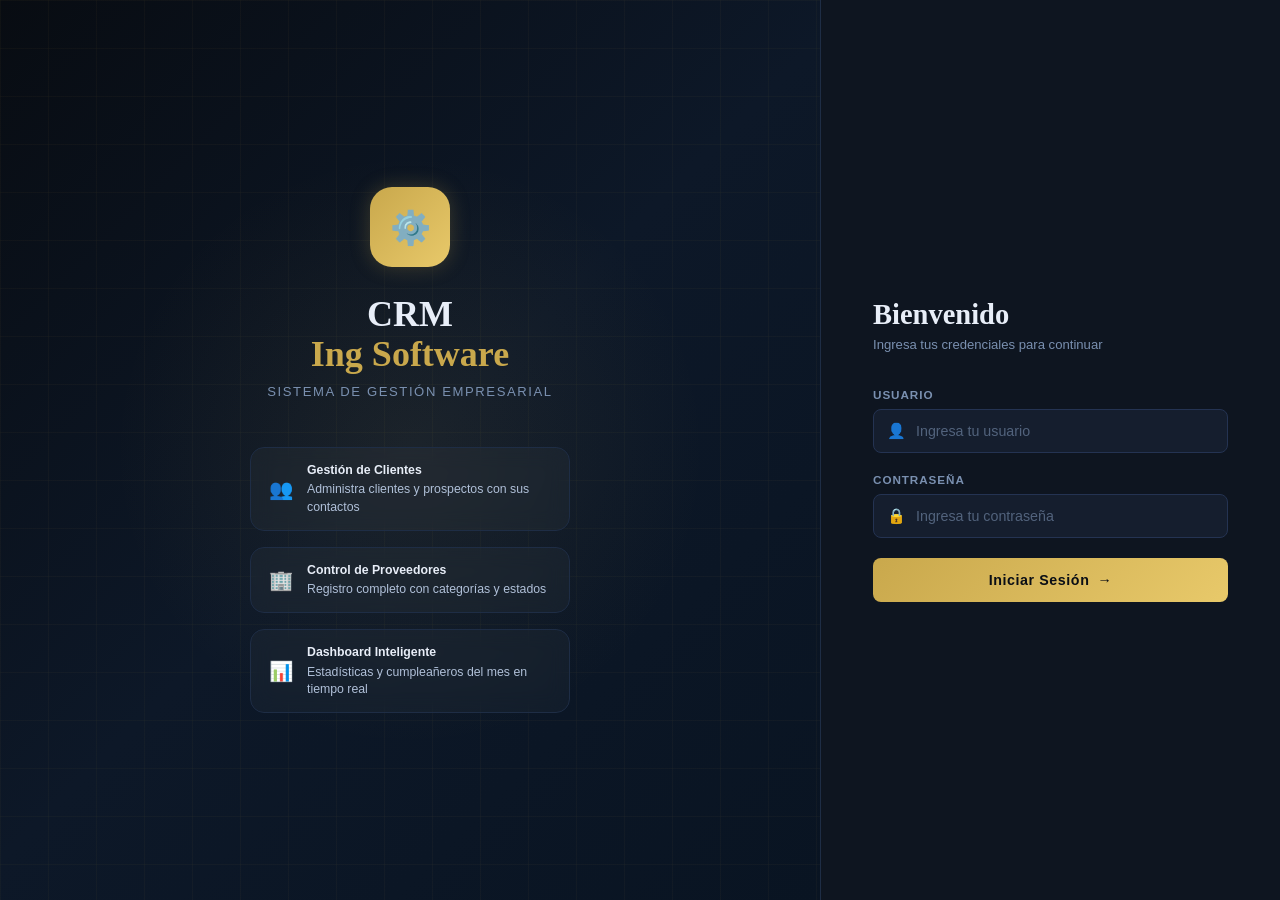
<file: frontend/login.html>
<!DOCTYPE html>
<html lang="es">
<head>
  <meta charset="UTF-8">
  <meta name="viewport" content="width=device-width, initial-scale=1.0">
  <!-- CSP: ajusta según tus CDNs reales -->
  <meta http-equiv="Content-Security-Policy"
        content="default-src 'self'; style-src 'self' 'unsafe-inline' https://fonts.googleapis.com; font-src https://fonts.gstatic.com; script-src 'self' 'unsafe-inline'; connect-src 'self' http://localhost:5000;">
  <title>CRM Ing Software — Iniciar Sesión</title>
  <link rel="stylesheet" href="css/styles.css">
  <style>
    body { display: block; }
    .login-page { display: flex; }
  </style>
</head>
<body>
  <div class="login-page">

    <!-- LEFT PANEL -->
    <div class="login-left">
      <div class="login-grid-bg"></div>
      <div class="login-left-content">
        <div class="login-brand-icon">⚙️</div>
        <div class="login-brand-name">CRM<br><span>Ing Software</span></div>
        <div class="login-brand-sub">Sistema de Gestión Empresarial</div>

        <div class="login-features">
          <div class="login-feature">
            <div class="login-feature-icon">👥</div>
            <div class="login-feature-text">
              <strong>Gestión de Clientes</strong>
              Administra clientes y prospectos con sus contactos
            </div>
          </div>
          <div class="login-feature">
            <div class="login-feature-icon">🏢</div>
            <div class="login-feature-text">
              <strong>Control de Proveedores</strong>
              Registro completo con categorías y estados
            </div>
          </div>
          <div class="login-feature">
            <div class="login-feature-icon">📊</div>
            <div class="login-feature-text">
              <strong>Dashboard Inteligente</strong>
              Estadísticas y cumpleañeros del mes en tiempo real
            </div>
          </div>
        </div>
      </div>
    </div>

    <!-- RIGHT PANEL -->
    <div class="login-right">
      <div class="login-form-wrap">
        <div class="login-form-title">Bienvenido</div>
        <div class="login-form-sub">Ingresa tus credenciales para continuar</div>

        <!-- Mensaje de error: se llena via textContent (no innerHTML) -->
        <div id="login-error-js" class="login-error" role="alert" aria-live="polite" style="display:none;"></div>

        <div class="login-field">
          <label for="username">Usuario</label>
          <div class="login-input-wrap">
            <span class="login-input-icon">👤</span>
            <input
              type="text"
              id="username"
              class="login-input"
              placeholder="Ingresa tu usuario"
              autocomplete="username"
              maxlength="100"
              required>
          </div>
        </div>

        <div class="login-field">
          <label for="password">Contraseña</label>
          <div class="login-input-wrap">
            <span class="login-input-icon">🔒</span>
            <input
              type="password"
              id="password"
              class="login-input"
              placeholder="Ingresa tu contraseña"
              autocomplete="current-password"
              maxlength="256"
              required>
          </div>
        </div>

        <button class="login-btn" id="login-btn" type="button">
          <span id="btn-text">Iniciar Sesión</span>
          <span id="btn-arrow">→</span>
        </button>

        <!-- ⚠️ ELIMINADO: bloque que mostraba credenciales por defecto en pantalla -->
      </div>
    </div>
  </div>

  <script src="js/config.js"></script>
  <script>
    // Redirigir si ya está autenticado
    if (isAuthenticated()) {
      window.location.href = '/dashboard.html';
    }

    const usernameEl = document.getElementById('username');
    const passwordEl = document.getElementById('password');
    const errEl      = document.getElementById('login-error-js');
    const btn        = document.getElementById('login-btn');

    // Enter en username → pasar al password
    usernameEl.addEventListener('keydown', e => {
      if (e.key === 'Enter') passwordEl.focus();
    });
    // Enter en password → submit
    passwordEl.addEventListener('keydown', e => {
      if (e.key === 'Enter') doLogin();
    });
    btn.addEventListener('click', doLogin);

    function setError(msg) {
      // textContent en lugar de innerHTML → sin XSS
      errEl.textContent = msg;
      errEl.style.display = 'flex';
    }

    function setBtnState(loading) {
      btn.disabled = loading;
      document.getElementById('btn-text').textContent = loading ? 'Verificando...' : 'Iniciar Sesión';
      document.getElementById('btn-arrow').textContent = loading ? '⏳' : '→';
    }

    async function doLogin() {
      errEl.style.display = 'none';

      const username = usernameEl.value.trim();
      const password = passwordEl.value;

      if (!username || !password) {
        setError('Por favor completa todos los campos.');
        return;
      }

      setBtnState(true);

      try {
        const res = await fetch(`${CONFIG.API_BASE_URL}/api/auth/login`, {
          method:  'POST',
          headers: { 'Content-Type': 'application/json' },
          body:    JSON.stringify({ username, password }),
        });

        let data;
        try { data = await res.json(); } catch { data = {}; }

        if (res.ok && data.success) {
          setToken(data.token);
          setUser(data.user);
          document.getElementById('btn-text').textContent = '¡Acceso concedido!';
          document.getElementById('btn-arrow').textContent = '✓';
          setTimeout(() => { window.location.href = '/dashboard.html'; }, 500);
        } else if (res.status === 429) {
          setError('Demasiados intentos. Espera un momento e inténtalo de nuevo.');
          setBtnState(false);
        } else {
          // Mensaje del servidor ya es genérico (anti-enumeración)
          setError(data.error || 'Credenciales incorrectas.');
          setBtnState(false);
        }
      } catch (e) {
        setError('Error de conexión. Verifica que el servidor backend esté ejecutándose.');
        setBtnState(false);
      }
    }
  </script>
</body>
</html>
</file>
<file: frontend/css/styles.css>
@import url('https://fonts.googleapis.com/css2?family=Outfit:wght@300;400;500;600;700;800&family=Playfair+Display:wght@600;700&display=swap');

/* ── Reset & Variables ─────────────────────────────────── */
*, *::before, *::after { box-sizing: border-box; margin: 0; padding: 0; }

:root {
  --bg:        #080c12;
  --bg2:       #0e1520;
  --bg3:       #151e2e;
  --bg4:       #1c2740;
  --border:    #1e2d45;
  --border2:   #243352;
  --gold:      #c9a84c;
  --gold-lt:   #e8c96a;
  --gold-dim:  rgba(201,168,76,0.15);
  --blue:      #1e6ef5;
  --blue-lt:   #4a8fff;
  --cyan:      #00c9b1;
  --danger:    #f04f5a;
  --success:   #2ecc8a;
  --warning:   #f0a830;
  --text:      #e8eef8;
  --text2:     #7a90b0;
  --text3:     #b0c0d8;
  --sidebar-w: 270px;
  --radius:    8px;
  --radius-lg: 14px;
  --radius-xl: 20px;
  --shadow:    0 8px 32px rgba(0,0,0,0.5);
  --glow-gold: 0 0 20px rgba(201,168,76,0.25);
  --glow-blue: 0 0 20px rgba(30,110,245,0.3);
  --tr: 0.2s ease;
}

html { font-size: 15px; }

body {
  font-family: 'Outfit', sans-serif;
  background: var(--bg);
  color: var(--text);
  min-height: 100vh;
  display: flex;
  -webkit-font-smoothing: antialiased;
}

::-webkit-scrollbar { width: 5px; height: 5px; }
::-webkit-scrollbar-track { background: var(--bg2); }
::-webkit-scrollbar-thumb { background: var(--border2); border-radius: 3px; }
::-webkit-scrollbar-thumb:hover { background: var(--gold); }

/* ══════════════════════════════════════════════════════════
   LOGIN PAGE
══════════════════════════════════════════════════════════ */
.login-page {
  width: 100%;
  min-height: 100vh;
  display: flex;
  align-items: stretch;
  margin-left: 0;
}

.login-left {
  flex: 1;
  background: linear-gradient(135deg, #080c12 0%, #0d1828 50%, #091422 100%);
  display: flex;
  align-items: center;
  justify-content: center;
  position: relative;
  overflow: hidden;
}

.login-left::before {
  content: '';
  position: absolute;
  width: 600px; height: 600px;
  background: radial-gradient(circle, rgba(201,168,76,0.08) 0%, transparent 70%);
  top: 50%; left: 50%;
  transform: translate(-50%, -50%);
}

.login-left-content {
  position: relative;
  z-index: 1;
  text-align: center;
  padding: 48px;
}

.login-brand-icon {
  width: 80px; height: 80px;
  background: linear-gradient(135deg, var(--gold), var(--gold-lt));
  border-radius: 22px;
  display: flex; align-items: center; justify-content: center;
  font-size: 2.2rem;
  margin: 0 auto 28px;
  box-shadow: var(--glow-gold);
}

.login-brand-name {
  font-family: 'Playfair Display', serif;
  font-size: 2.4rem;
  font-weight: 700;
  color: var(--text);
  line-height: 1.1;
  margin-bottom: 10px;
}

.login-brand-name span { color: var(--gold); }

.login-brand-sub {
  font-size: 0.875rem;
  color: var(--text2);
  letter-spacing: 0.12em;
  text-transform: uppercase;
  margin-bottom: 48px;
}

.login-features {
  display: flex;
  flex-direction: column;
  gap: 16px;
  text-align: left;
  max-width: 320px;
  margin: 0 auto;
}

.login-feature {
  display: flex;
  align-items: center;
  gap: 14px;
  padding: 14px 18px;
  background: rgba(255,255,255,0.03);
  border: 1px solid var(--border);
  border-radius: var(--radius-lg);
  backdrop-filter: blur(10px);
}

.login-feature-icon {
  font-size: 1.3rem;
  flex-shrink: 0;
}

.login-feature-text {
  font-size: 0.82rem;
  color: var(--text3);
  line-height: 1.4;
}

.login-feature-text strong {
  display: block;
  color: var(--text);
  font-weight: 600;
  margin-bottom: 2px;
}

/* ── Login Right Panel ─────────────────────────────────── */
.login-right {
  width: 460px;
  background: var(--bg2);
  border-left: 1px solid var(--border);
  display: flex;
  align-items: center;
  justify-content: center;
  padding: 48px 52px;
}

.login-form-wrap {
  width: 100%;
}

.login-form-title {
  font-family: 'Playfair Display', serif;
  font-size: 1.9rem;
  font-weight: 700;
  margin-bottom: 6px;
}

.login-form-sub {
  font-size: 0.875rem;
  color: var(--text2);
  margin-bottom: 36px;
}

.login-field {
  margin-bottom: 20px;
}

.login-field label {
  display: block;
  font-size: 0.78rem;
  font-weight: 600;
  color: var(--text2);
  text-transform: uppercase;
  letter-spacing: 0.08em;
  margin-bottom: 8px;
}

.login-input-wrap {
  position: relative;
}

.login-input-icon {
  position: absolute;
  left: 14px; top: 50%;
  transform: translateY(-50%);
  font-size: 1rem;
  pointer-events: none;
}

.login-input {
  width: 100%;
  background: var(--bg3);
  border: 1px solid var(--border2);
  border-radius: var(--radius);
  color: var(--text);
  font-family: 'Outfit', sans-serif;
  font-size: 0.95rem;
  padding: 13px 14px 13px 42px;
  transition: border-color var(--tr), box-shadow var(--tr);
}

.login-input:focus {
  outline: none;
  border-color: var(--gold);
  box-shadow: 0 0 0 3px rgba(201,168,76,0.12);
}

.login-input::placeholder { color: var(--text2); opacity: 0.6; }

.login-btn {
  width: 100%;
  padding: 14px;
  background: linear-gradient(135deg, var(--gold), var(--gold-lt));
  border: none;
  border-radius: var(--radius);
  color: #0a0e15;
  font-family: 'Outfit', sans-serif;
  font-size: 0.95rem;
  font-weight: 700;
  cursor: pointer;
  margin-top: 8px;
  letter-spacing: 0.04em;
  transition: all var(--tr);
  display: flex;
  align-items: center;
  justify-content: center;
  gap: 8px;
}

.login-btn:hover {
  transform: translateY(-1px);
  box-shadow: var(--glow-gold);
}

.login-btn:active { transform: translateY(0); }

.login-error {
  background: rgba(240,79,90,0.12);
  border: 1px solid rgba(240,79,90,0.3);
  border-radius: var(--radius);
  padding: 12px 16px;
  font-size: 0.85rem;
  color: var(--danger);
  margin-bottom: 20px;
  display: flex;
  align-items: center;
  gap: 8px;
}

.login-hint {
  margin-top: 24px;
  padding-top: 20px;
  border-top: 1px solid var(--border);
  font-size: 0.78rem;
  color: var(--text2);
  text-align: center;
}

.login-hint span { color: var(--gold); font-weight: 600; }

/* ── Decorative grid ───────────────────────────────────── */
.login-grid-bg {
  position: absolute;
  inset: 0;
  background-image:
    linear-gradient(rgba(201,168,76,0.04) 1px, transparent 1px),
    linear-gradient(90deg, rgba(201,168,76,0.04) 1px, transparent 1px);
  background-size: 48px 48px;
}

/* ══════════════════════════════════════════════════════════
   SIDEBAR
══════════════════════════════════════════════════════════ */
.sidebar {
  width: var(--sidebar-w);
  min-height: 100vh;
  background: var(--bg2);
  border-right: 1px solid var(--border);
  display: flex;
  flex-direction: column;
  position: fixed;
  top: 0; left: 0;
  z-index: 100;
}

.sidebar-header {
  padding: 24px 20px;
  border-bottom: 1px solid var(--border);
}

.sidebar-logo {
  display: flex;
  align-items: center;
  gap: 12px;
}

.logo-icon {
  width: 42px; height: 42px;
  background: linear-gradient(135deg, var(--gold), var(--gold-lt));
  border-radius: 11px;
  display: flex; align-items: center; justify-content: center;
  font-size: 1.2rem;
  flex-shrink: 0;
  box-shadow: var(--glow-gold);
}

.logo-text {
  font-family: 'Playfair Display', serif;
  font-weight: 700;
  font-size: 1rem;
  color: var(--text);
  line-height: 1.2;
}

.logo-text span {
  display: block;
  font-family: 'Outfit', sans-serif;
  font-weight: 400;
  font-size: 0.68rem;
  color: var(--text2);
  letter-spacing: 0.1em;
  text-transform: uppercase;
}

.sidebar-user {
  margin: 16px 20px 0;
  padding: 12px 14px;
  background: var(--bg3);
  border: 1px solid var(--border);
  border-radius: var(--radius);
  display: flex;
  align-items: center;
  gap: 10px;
}

.sidebar-user-avatar {
  width: 32px; height: 32px;
  background: linear-gradient(135deg, var(--blue), var(--cyan));
  border-radius: 50%;
  display: flex; align-items: center; justify-content: center;
  font-size: 0.85rem;
  font-weight: 700;
  flex-shrink: 0;
}

.sidebar-user-name {
  font-size: 0.82rem;
  font-weight: 600;
  color: var(--text);
}

.sidebar-user-role {
  font-size: 0.68rem;
  color: var(--text2);
}

.sidebar-nav {
  flex: 1;
  padding: 20px 14px;
  display: flex;
  flex-direction: column;
  gap: 2px;
}

.nav-section-title {
  font-size: 0.62rem;
  text-transform: uppercase;
  letter-spacing: 0.14em;
  color: var(--text2);
  padding: 14px 10px 6px;
  font-weight: 700;
}

.nav-link {
  display: flex;
  align-items: center;
  gap: 11px;
  padding: 10px 12px;
  border-radius: var(--radius);
  text-decoration: none;
  color: var(--text2);
  font-weight: 500;
  font-size: 0.875rem;
  transition: all var(--tr);
  position: relative;
}

.nav-link:hover {
  background: var(--bg4);
  color: var(--text);
}

.nav-link.active {
  background: linear-gradient(90deg, rgba(201,168,76,0.12), rgba(201,168,76,0.04));
  color: var(--gold-lt);
  border: 1px solid rgba(201,168,76,0.2);
}

.nav-link.active::before {
  content: '';
  position: absolute;
  left: 0; top: 50%;
  transform: translateY(-50%);
  width: 3px; height: 55%;
  background: var(--gold);
  border-radius: 0 3px 3px 0;
}

.nav-icon {
  width: 20px; height: 20px;
  display: flex; align-items: center; justify-content: center;
  font-size: 1rem;
  flex-shrink: 0;
}

.sidebar-footer {
  padding: 16px 20px;
  border-top: 1px solid var(--border);
  display: flex;
  align-items: center;
  justify-content: space-between;
}

.sidebar-version {
  font-size: 0.68rem;
  color: var(--text2);
}

.logout-btn {
  display: flex;
  align-items: center;
  gap: 6px;
  padding: 6px 12px;
  background: rgba(240,79,90,0.1);
  border: 1px solid rgba(240,79,90,0.2);
  border-radius: var(--radius);
  color: var(--danger);
  font-size: 0.75rem;
  font-weight: 600;
  text-decoration: none;
  transition: all var(--tr);
  font-family: 'Outfit', sans-serif;
  cursor: pointer;
}

.logout-btn:hover {
  background: rgba(240,79,90,0.2);
}

/* ══════════════════════════════════════════════════════════
   MAIN LAYOUT
══════════════════════════════════════════════════════════ */
.main {
  margin-left: var(--sidebar-w);
  flex: 1;
  min-height: 100vh;
  display: flex;
  flex-direction: column;
}

.topbar {
  height: 62px;
  background: var(--bg2);
  border-bottom: 1px solid var(--border);
  display: flex;
  align-items: center;
  padding: 0 32px;
  gap: 12px;
  position: sticky;
  top: 0;
  z-index: 50;
}

.topbar-breadcrumb {
  font-size: 0.82rem;
  color: var(--text2);
  display: flex;
  align-items: center;
  gap: 8px;
}

.topbar-breadcrumb a {
  color: var(--text2);
  text-decoration: none;
  transition: color var(--tr);
}

.topbar-breadcrumb a:hover { color: var(--gold); }

.topbar-actions {
  margin-left: auto;
  display: flex;
  align-items: center;
  gap: 16px;
}

.topbar-date {
  font-size: 0.78rem;
  color: var(--text2);
  padding: 5px 12px;
  background: var(--bg3);
  border: 1px solid var(--border);
  border-radius: 20px;
}

.page-content {
  padding: 32px;
  flex: 1;
}

/* ══════════════════════════════════════════════════════════
   CARDS & STATS
══════════════════════════════════════════════════════════ */
.stats-grid {
  display: grid;
  grid-template-columns: repeat(4, 1fr);
  gap: 20px;
  margin-bottom: 28px;
}

.stat-card {
  background: var(--bg2);
  border: 1px solid var(--border);
  border-radius: var(--radius-lg);
  padding: 22px 24px;
  position: relative;
  overflow: hidden;
  transition: transform var(--tr), border-color var(--tr), box-shadow var(--tr);
  cursor: default;
}

.stat-card:hover {
  transform: translateY(-3px);
}

.stat-card::after {
  content: '';
  position: absolute;
  bottom: 0; left: 0; right: 0;
  height: 2px;
}

.stat-card.gold::after   { background: linear-gradient(90deg, var(--gold), var(--gold-lt)); }
.stat-card.blue::after   { background: linear-gradient(90deg, var(--blue), var(--blue-lt)); }
.stat-card.danger::after { background: linear-gradient(90deg, var(--danger), #ff7a84); }
.stat-card.cyan::after   { background: linear-gradient(90deg, var(--cyan), #5eeede); }

.stat-card:hover.gold   { border-color: var(--gold); box-shadow: 0 4px 20px rgba(201,168,76,0.15); }
.stat-card:hover.blue   { border-color: var(--blue); box-shadow: var(--glow-blue); }
.stat-card:hover.danger { border-color: var(--danger); box-shadow: 0 4px 20px rgba(240,79,90,0.15); }
.stat-card:hover.cyan   { border-color: var(--cyan); box-shadow: 0 4px 20px rgba(0,201,177,0.15); }

.stat-top {
  display: flex;
  align-items: center;
  justify-content: space-between;
  margin-bottom: 16px;
}

.stat-icon {
  width: 42px; height: 42px;
  border-radius: 10px;
  display: flex; align-items: center; justify-content: center;
  font-size: 1.2rem;
}

.stat-card.gold .stat-icon   { background: rgba(201,168,76,0.12); }
.stat-card.blue .stat-icon   { background: rgba(30,110,245,0.12); }
.stat-card.danger .stat-icon { background: rgba(240,79,90,0.12); }
.stat-card.cyan .stat-icon   { background: rgba(0,201,177,0.12); }

.stat-trend {
  font-size: 0.72rem;
  font-weight: 600;
  padding: 3px 8px;
  border-radius: 20px;
}

.stat-value {
  font-size: 2.4rem;
  font-weight: 800;
  color: var(--text);
  line-height: 1;
  margin-bottom: 5px;
  font-variant-numeric: tabular-nums;
}

.stat-label {
  font-size: 0.78rem;
  color: var(--text2);
  font-weight: 500;
}

/* ══════════════════════════════════════════════════════════
   BIRTHDAY SECTION
══════════════════════════════════════════════════════════ */
.birthday-section {
  background: var(--bg2);
  border: 1px solid var(--border);
  border-radius: var(--radius-lg);
  overflow: hidden;
}

.birthday-section-header {
  display: flex;
  align-items: center;
  justify-content: space-between;
  padding: 20px 24px;
  border-bottom: 1px solid var(--border);
  background: linear-gradient(90deg, rgba(201,168,76,0.05), transparent);
}

.birthday-header-left {
  display: flex;
  align-items: center;
  gap: 14px;
}

.birthday-icon-wrap {
  width: 44px; height: 44px;
  background: linear-gradient(135deg, rgba(201,168,76,0.2), rgba(232,201,106,0.1));
  border: 1px solid rgba(201,168,76,0.3);
  border-radius: 11px;
  display: flex; align-items: center; justify-content: center;
  font-size: 1.3rem;
}

.birthday-title {
  font-size: 1rem;
  font-weight: 700;
  color: var(--text);
}

.birthday-subtitle {
  font-size: 0.75rem;
  color: var(--text2);
  margin-top: 2px;
}

.birthday-month-badge {
  padding: 5px 14px;
  background: var(--gold-dim);
  border: 1px solid rgba(201,168,76,0.3);
  border-radius: 20px;
  font-size: 0.75rem;
  color: var(--gold-lt);
  font-weight: 600;
}

.birthday-list {
  padding: 16px 24px;
  display: flex;
  flex-direction: column;
  gap: 10px;
}

.birthday-item {
  display: flex;
  align-items: center;
  gap: 16px;
  padding: 14px 18px;
  background: var(--bg3);
  border-radius: var(--radius);
  border: 1px solid var(--border);
  transition: border-color var(--tr), transform var(--tr);
}

.birthday-item:hover {
  border-color: rgba(201,168,76,0.4);
  transform: translateX(3px);
}

.birthday-day-box {
  width: 50px; height: 50px;
  background: linear-gradient(135deg, var(--gold-dim), rgba(201,168,76,0.05));
  border: 1px solid rgba(201,168,76,0.25);
  border-radius: 10px;
  display: flex; flex-direction: column;
  align-items: center; justify-content: center;
  flex-shrink: 0;
}

.birthday-day-num {
  font-size: 1.3rem;
  font-weight: 800;
  color: var(--gold-lt);
  line-height: 1;
}

.birthday-day-mon {
  font-size: 0.55rem;
  text-transform: uppercase;
  letter-spacing: 0.05em;
  color: var(--text2);
}

.birthday-info { flex: 1; }

.birthday-name {
  font-weight: 600;
  font-size: 0.9rem;
  color: var(--text);
}

.birthday-meta {
  font-size: 0.75rem;
  color: var(--text2);
  margin-top: 3px;
}

.birthday-age-pill {
  padding: 4px 12px;
  background: var(--bg);
  border: 1px solid var(--border2);
  border-radius: 20px;
  font-size: 0.78rem;
  color: var(--text2);
  font-weight: 600;
  white-space: nowrap;
}

.empty-state {
  text-align: center;
  padding: 36px 16px;
  color: var(--text2);
  font-size: 0.875rem;
}

.empty-icon { font-size: 2.5rem; margin-bottom: 10px; opacity: 0.4; }

/* ══════════════════════════════════════════════════════════
   PAGE HEADER
══════════════════════════════════════════════════════════ */
.page-header {
  display: flex;
  align-items: flex-start;
  justify-content: space-between;
  margin-bottom: 28px;
}

.page-header h1 {
  font-family: 'Playfair Display', serif;
  font-size: 1.7rem;
  font-weight: 700;
  color: var(--text);
}

.page-header p {
  font-size: 0.82rem;
  color: var(--text2);
  margin-top: 4px;
}

/* ══════════════════════════════════════════════════════════
   BUTTONS
══════════════════════════════════════════════════════════ */
.btn {
  display: inline-flex;
  align-items: center;
  gap: 7px;
  padding: 9px 18px;
  border-radius: var(--radius);
  border: none;
  cursor: pointer;
  font-family: 'Outfit', sans-serif;
  font-size: 0.85rem;
  font-weight: 600;
  transition: all var(--tr);
  text-decoration: none;
  white-space: nowrap;
  letter-spacing: 0.01em;
}

.btn-gold {
  background: linear-gradient(135deg, var(--gold), var(--gold-lt));
  color: #0a0e15;
}
.btn-gold:hover { transform: translateY(-1px); box-shadow: var(--glow-gold); }

.btn-primary {
  background: var(--blue);
  color: #fff;
}
.btn-primary:hover { background: var(--blue-lt); transform: translateY(-1px); }

.btn-success { background: rgba(46,204,138,0.15); color: var(--success); border: 1px solid rgba(46,204,138,0.3); }
.btn-success:hover { background: rgba(46,204,138,0.25); }

.btn-danger { background: rgba(240,79,90,0.15); color: var(--danger); border: 1px solid rgba(240,79,90,0.3); }
.btn-danger:hover { background: rgba(240,79,90,0.25); }

.btn-warning { background: rgba(240,168,48,0.15); color: var(--warning); border: 1px solid rgba(240,168,48,0.3); }
.btn-warning:hover { background: rgba(240,168,48,0.25); }

.btn-ghost { background: transparent; color: var(--text2); border: 1px solid var(--border2); }
.btn-ghost:hover { background: var(--bg3); color: var(--text); border-color: var(--text2); }

.btn-sm { padding: 5px 12px; font-size: 0.78rem; }
.btn-icon { padding: 7px 10px; }

/* ══════════════════════════════════════════════════════════
   SEARCH BAR
══════════════════════════════════════════════════════════ */
.search-bar {
  display: flex;
  gap: 14px;
  align-items: flex-end;
  flex-wrap: wrap;
  background: var(--bg2);
  border: 1px solid var(--border);
  border-radius: var(--radius-lg);
  padding: 20px 24px;
  margin-bottom: 20px;
}

/* ══════════════════════════════════════════════════════════
   FORM CONTROLS
══════════════════════════════════════════════════════════ */
.form-group {
  display: flex;
  flex-direction: column;
  gap: 7px;
  flex: 1;
  min-width: 150px;
}

label {
  font-size: 0.72rem;
  font-weight: 700;
  color: var(--text2);
  text-transform: uppercase;
  letter-spacing: 0.08em;
}

input, select, textarea {
  background: var(--bg3);
  border: 1px solid var(--border2);
  border-radius: var(--radius);
  color: var(--text);
  font-family: 'Outfit', sans-serif;
  font-size: 0.875rem;
  padding: 10px 13px;
  transition: border-color var(--tr), box-shadow var(--tr);
  width: 100%;
}

input:focus, select:focus, textarea:focus {
  outline: none;
  border-color: var(--gold);
  box-shadow: 0 0 0 3px rgba(201,168,76,0.1);
}

input::placeholder { color: var(--text2); opacity: 0.5; }
select option { background: var(--bg3); }
textarea { resize: vertical; min-height: 80px; }

/* ══════════════════════════════════════════════════════════
   TABLE
══════════════════════════════════════════════════════════ */
.table-wrapper {
  background: var(--bg2);
  border: 1px solid var(--border);
  border-radius: var(--radius-lg);
  overflow: hidden;
}

table { width: 100%; border-collapse: collapse; }

thead { background: var(--bg3); }

th {
  padding: 13px 16px;
  text-align: left;
  font-size: 0.68rem;
  text-transform: uppercase;
  letter-spacing: 0.1em;
  color: var(--text2);
  font-weight: 700;
  border-bottom: 1px solid var(--border);
}

td {
  padding: 13px 16px;
  font-size: 0.875rem;
  border-bottom: 1px solid rgba(30,45,69,0.6);
  color: var(--text3);
  vertical-align: middle;
}

tr:last-child td { border-bottom: none; }
tbody tr { transition: background var(--tr); }
tbody tr:hover { background: rgba(255,255,255,0.02); }

.td-actions { display: flex; gap: 6px; align-items: center; }

/* ══════════════════════════════════════════════════════════
   BADGES
══════════════════════════════════════════════════════════ */
.badge {
  display: inline-flex;
  align-items: center;
  gap: 5px;
  padding: 4px 10px;
  border-radius: 20px;
  font-size: 0.7rem;
  font-weight: 700;
  letter-spacing: 0.04em;
}

.badge::before {
  content: '';
  width: 5px; height: 5px;
  border-radius: 50%;
}

.badge-active   { background: rgba(46,204,138,0.12); color: var(--success); border: 1px solid rgba(46,204,138,0.25); }
.badge-active::before { background: var(--success); }
.badge-inactive { background: rgba(240,79,90,0.12);  color: var(--danger);  border: 1px solid rgba(240,79,90,0.25); }
.badge-inactive::before { background: var(--danger); }
.badge-prospecto { background: rgba(240,168,48,0.12); color: var(--warning); border: 1px solid rgba(240,168,48,0.25); }
.badge-prospecto::before { background: var(--warning); }
.badge-cliente { background: rgba(30,110,245,0.12); color: var(--blue-lt); border: 1px solid rgba(30,110,245,0.25); }
.badge-cliente::before { background: var(--blue-lt); }

/* ══════════════════════════════════════════════════════════
   PAGINATION
══════════════════════════════════════════════════════════ */
.pagination {
  display: flex;
  align-items: center;
  justify-content: space-between;
  padding: 14px 20px;
  border-top: 1px solid var(--border);
  background: var(--bg3);
}

.pagination-info { font-size: 0.78rem; color: var(--text2); }

.pagination-controls { display: flex; gap: 5px; }

.page-btn {
  width: 32px; height: 32px;
  display: flex; align-items: center; justify-content: center;
  border: 1px solid var(--border2);
  border-radius: var(--radius);
  cursor: pointer;
  font-size: 0.8rem;
  color: var(--text2);
  background: var(--bg4);
  transition: all var(--tr);
  font-family: 'Outfit', sans-serif;
}

.page-btn:hover { border-color: var(--gold); color: var(--gold); }
.page-btn.active { background: var(--gold); color: #0a0e15; border-color: var(--gold); font-weight: 700; }
.page-btn:disabled { opacity: 0.3; cursor: not-allowed; }

/* ══════════════════════════════════════════════════════════
   TABS
══════════════════════════════════════════════════════════ */
.tabs {
  display: flex;
  gap: 0;
  border-bottom: 2px solid var(--border);
  margin-bottom: 28px;
}

.tab-btn {
  padding: 12px 24px;
  background: none;
  border: none;
  cursor: pointer;
  font-family: 'Outfit', sans-serif;
  font-size: 0.875rem;
  font-weight: 600;
  color: var(--text2);
  border-bottom: 2px solid transparent;
  margin-bottom: -2px;
  transition: all var(--tr);
}

.tab-btn:hover { color: var(--text); }
.tab-btn.active { color: var(--gold-lt); border-bottom-color: var(--gold); }

.tab-content { display: none; }
.tab-content.active { display: block; }

/* ══════════════════════════════════════════════════════════
   FORM SECTIONS
══════════════════════════════════════════════════════════ */
.form-grid { display: grid; grid-template-columns: 1fr 1fr; gap: 20px; }
.form-grid.cols-3 { grid-template-columns: 1fr 1fr 1fr; }
.form-col-full { grid-column: 1 / -1; }

.form-section {
  background: var(--bg2);
  border: 1px solid var(--border);
  border-radius: var(--radius-lg);
  padding: 26px;
  margin-bottom: 20px;
}

.form-section-title {
  font-size: 0.72rem;
  font-weight: 700;
  color: var(--gold);
  text-transform: uppercase;
  letter-spacing: 0.1em;
  margin-bottom: 20px;
  display: flex;
  align-items: center;
  justify-content: space-between;
  gap: 8px;
  padding-bottom: 12px;
  border-bottom: 1px solid var(--border);
}

.form-actions {
  display: flex;
  gap: 12px;
  justify-content: flex-end;
  padding-top: 20px;
  border-top: 1px solid var(--border);
}

/* ── Checkbox ──────────────────────────────────────────── */
.checkbox-group {
  display: flex;
  align-items: center;
  gap: 10px;
  padding: 11px 14px;
  background: var(--bg3);
  border: 1px solid var(--border2);
  border-radius: var(--radius);
  cursor: pointer;
  transition: border-color var(--tr);
}

.checkbox-group:hover { border-color: var(--gold); }

.checkbox-group input[type="checkbox"] {
  width: 16px; height: 16px;
  accent-color: var(--gold);
  cursor: pointer;
}

.checkbox-group label {
  text-transform: none;
  letter-spacing: 0;
  font-size: 0.875rem;
  color: var(--text3);
  cursor: pointer;
  margin: 0;
  font-weight: 500;
}

/* ── Contact rows ──────────────────────────────────────── */
.contact-row {
  display: grid;
  grid-template-columns: 180px 1fr 100px 40px;
  gap: 12px;
  align-items: center;
  padding: 10px 0;
  border-bottom: 1px solid var(--border);
}
.contact-row:last-child { border-bottom: none; }

/* ══════════════════════════════════════════════════════════
   MODALS
══════════════════════════════════════════════════════════ */
.modal-overlay {
  position: fixed;
  inset: 0;
  background: rgba(0,0,0,0.75);
  backdrop-filter: blur(6px);
  z-index: 1000;
  display: none;
  align-items: center;
  justify-content: center;
}

.modal-overlay.open { display: flex; }

.modal {
  background: var(--bg2);
  border: 1px solid var(--border2);
  border-radius: var(--radius-xl);
  padding: 32px;
  min-width: 420px;
  max-width: 540px;
  width: 90%;
  box-shadow: var(--shadow);
  animation: modalIn 0.25s cubic-bezier(0.34, 1.56, 0.64, 1);
}

@keyframes modalIn {
  from { opacity: 0; transform: scale(0.92) translateY(-16px); }
  to   { opacity: 1; transform: scale(1) translateY(0); }
}

.modal-icon {
  width: 52px; height: 52px;
  border-radius: 14px;
  display: flex; align-items: center; justify-content: center;
  font-size: 1.5rem;
  margin-bottom: 18px;
}

.modal-icon.warning { background: rgba(240,168,48,0.15); border: 1px solid rgba(240,168,48,0.3); }
.modal-icon.danger  { background: rgba(240,79,90,0.15);  border: 1px solid rgba(240,79,90,0.3); }

.modal-title {
  font-family: 'Playfair Display', serif;
  font-size: 1.25rem;
  font-weight: 700;
  margin-bottom: 10px;
}

.modal-body {
  color: var(--text2);
  font-size: 0.875rem;
  line-height: 1.7;
  margin-bottom: 24px;
}

.modal-actions {
  display: flex;
  gap: 10px;
  justify-content: flex-end;
}

/* ══════════════════════════════════════════════════════════
   TOAST
══════════════════════════════════════════════════════════ */
#toast-container {
  position: fixed;
  bottom: 28px;
  right: 28px;
  z-index: 9999;
  display: flex;
  flex-direction: column;
  gap: 10px;
}

.toast {
  display: flex;
  align-items: center;
  gap: 12px;
  padding: 14px 18px;
  border-radius: var(--radius-lg);
  background: var(--bg3);
  border: 1px solid var(--border2);
  box-shadow: var(--shadow);
  min-width: 280px;
  max-width: 360px;
  animation: toastIn 0.3s cubic-bezier(0.34, 1.56, 0.64, 1);
  font-size: 0.875rem;
  font-weight: 500;
}

@keyframes toastIn {
  from { opacity: 0; transform: translateX(24px) scale(0.96); }
  to   { opacity: 1; transform: translateX(0) scale(1); }
}

.toast.success { border-left: 3px solid var(--success); }
.toast.error   { border-left: 3px solid var(--danger); }
.toast.warning { border-left: 3px solid var(--warning); }

/* ══════════════════════════════════════════════════════════
   MISC
══════════════════════════════════════════════════════════ */
.spinner {
  width: 22px; height: 22px;
  border: 2px solid var(--border2);
  border-top-color: var(--gold);
  border-radius: 50%;
  animation: spin 0.7s linear infinite;
}

@keyframes spin { to { transform: rotate(360deg); } }

.loading-overlay {
  display: flex;
  align-items: center;
  justify-content: center;
  padding: 48px;
}

.card {
  background: var(--bg2);
  border: 1px solid var(--border);
  border-radius: var(--radius-lg);
  padding: 24px;
}

/* ── Responsive ─────────────────────────────────────────── */
@media (max-width: 1200px) {
  .stats-grid { grid-template-columns: repeat(2, 1fr); }
}

@media (max-width: 768px) {
  .sidebar { transform: translateX(-100%); }
  .sidebar.open { transform: translateX(0); }
  .main { margin-left: 0; }
  .form-grid, .form-grid.cols-3 { grid-template-columns: 1fr; }
  .page-content { padding: 16px; }
  .login-left { display: none; }
  .login-right { width: 100%; }
  .stats-grid { grid-template-columns: 1fr; }
}

/* ══════════════════════════════════════════════════════════
   SIDEBAR MOBILE (added by fix)
══════════════════════════════════════════════════════════ */
.sidebar-toggle {
  display: none;
  position: fixed;
  top: 14px; left: 14px;
  z-index: 200;
  background: var(--bg3);
  border: 1px solid var(--border);
  color: var(--text);
  font-size: 1.3rem;
  padding: 6px 12px;
  border-radius: var(--radius);
  cursor: pointer;
}

.sidebar-overlay {
  display: none;
  position: fixed;
  inset: 0;
  background: rgba(0,0,0,0.5);
  z-index: 99;
}

.sidebar-overlay.overlay-visible { display: block; }

@media (max-width: 767px) {
  .sidebar-toggle { display: block; }
  .sidebar {
    position: fixed;
    left: calc(-1 * var(--sidebar-w));
    top: 0; bottom: 0;
    z-index: 100;
    transition: left 0.25s ease;
  }
  .sidebar.sidebar-open { left: 0; }
  .main { margin-left: 0 !important; }
}

/* ══════════════════════════════════════════════════════════
   TOAST improvements
══════════════════════════════════════════════════════════ */
.toast { transition: opacity 0.3s ease, transform 0.3s ease; opacity: 0; transform: translateY(10px); }
.toast.toast-show { opacity: 1; transform: translateY(0); }
</file>
